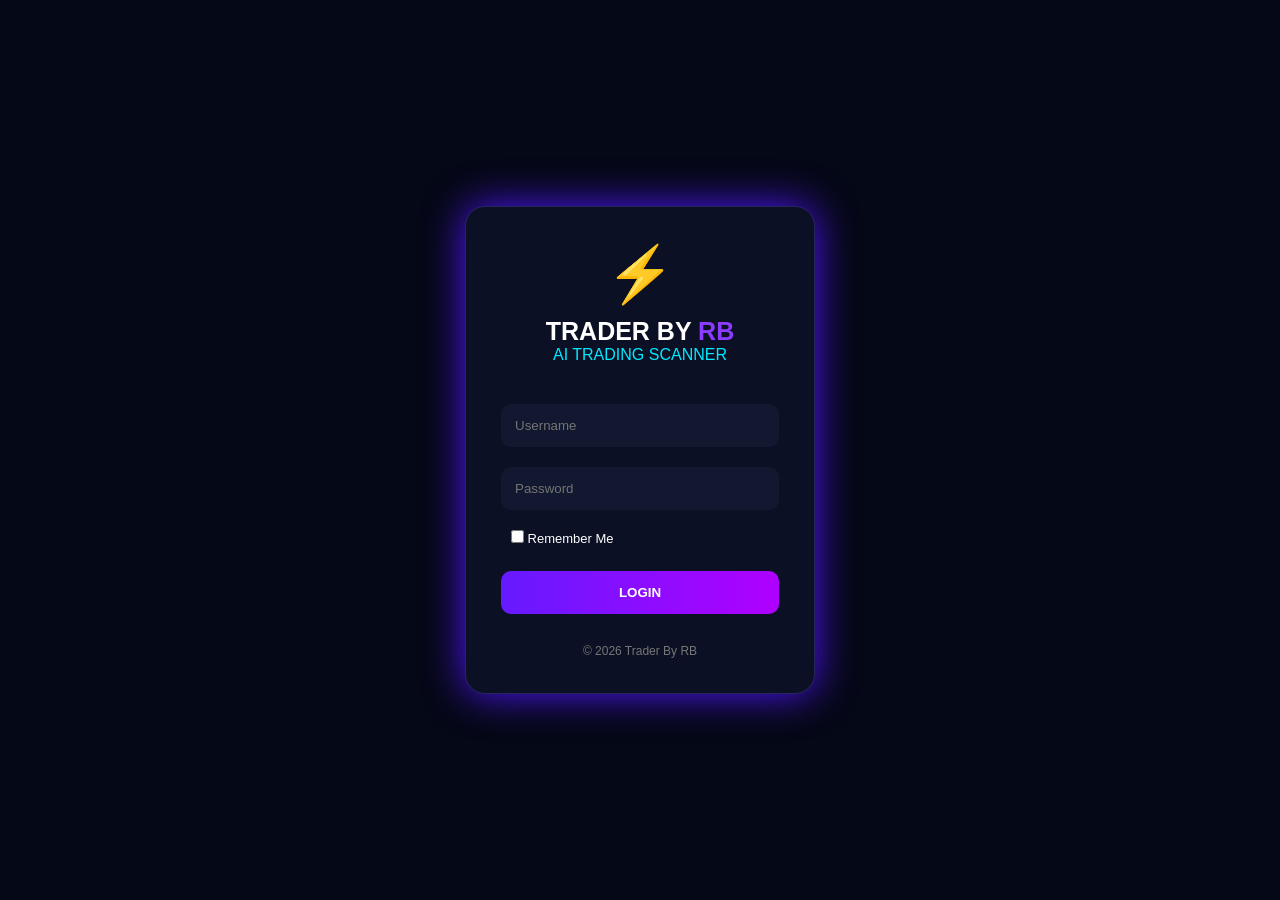
<file: index.html>
<!DOCTYPE html>
<html>
<head>
<title>TRADER BY RB AI Scanner</title>
<link rel="stylesheet" href="style.css">
</head>

<body>

<div class="login-box">

    <div class="logo">
        ⚡
    </div>

    <h1>TRADER BY <span>RB</span></h1>
    <p>AI TRADING SCANNER</p>

    <input id="username" type="text" placeholder="Username">

    <input id="password" type="password" placeholder="Password">

    <label>
    <input type="checkbox" id="remember">
    Remember Me
    </label>

    <button onclick="login()">
        LOGIN
    </button>

    <div id="message"></div>


    <footer>
    © 2026 Trader By RB
    </footer>

</div>


<script src="login.js"></script>

</body>
</html>
</file>
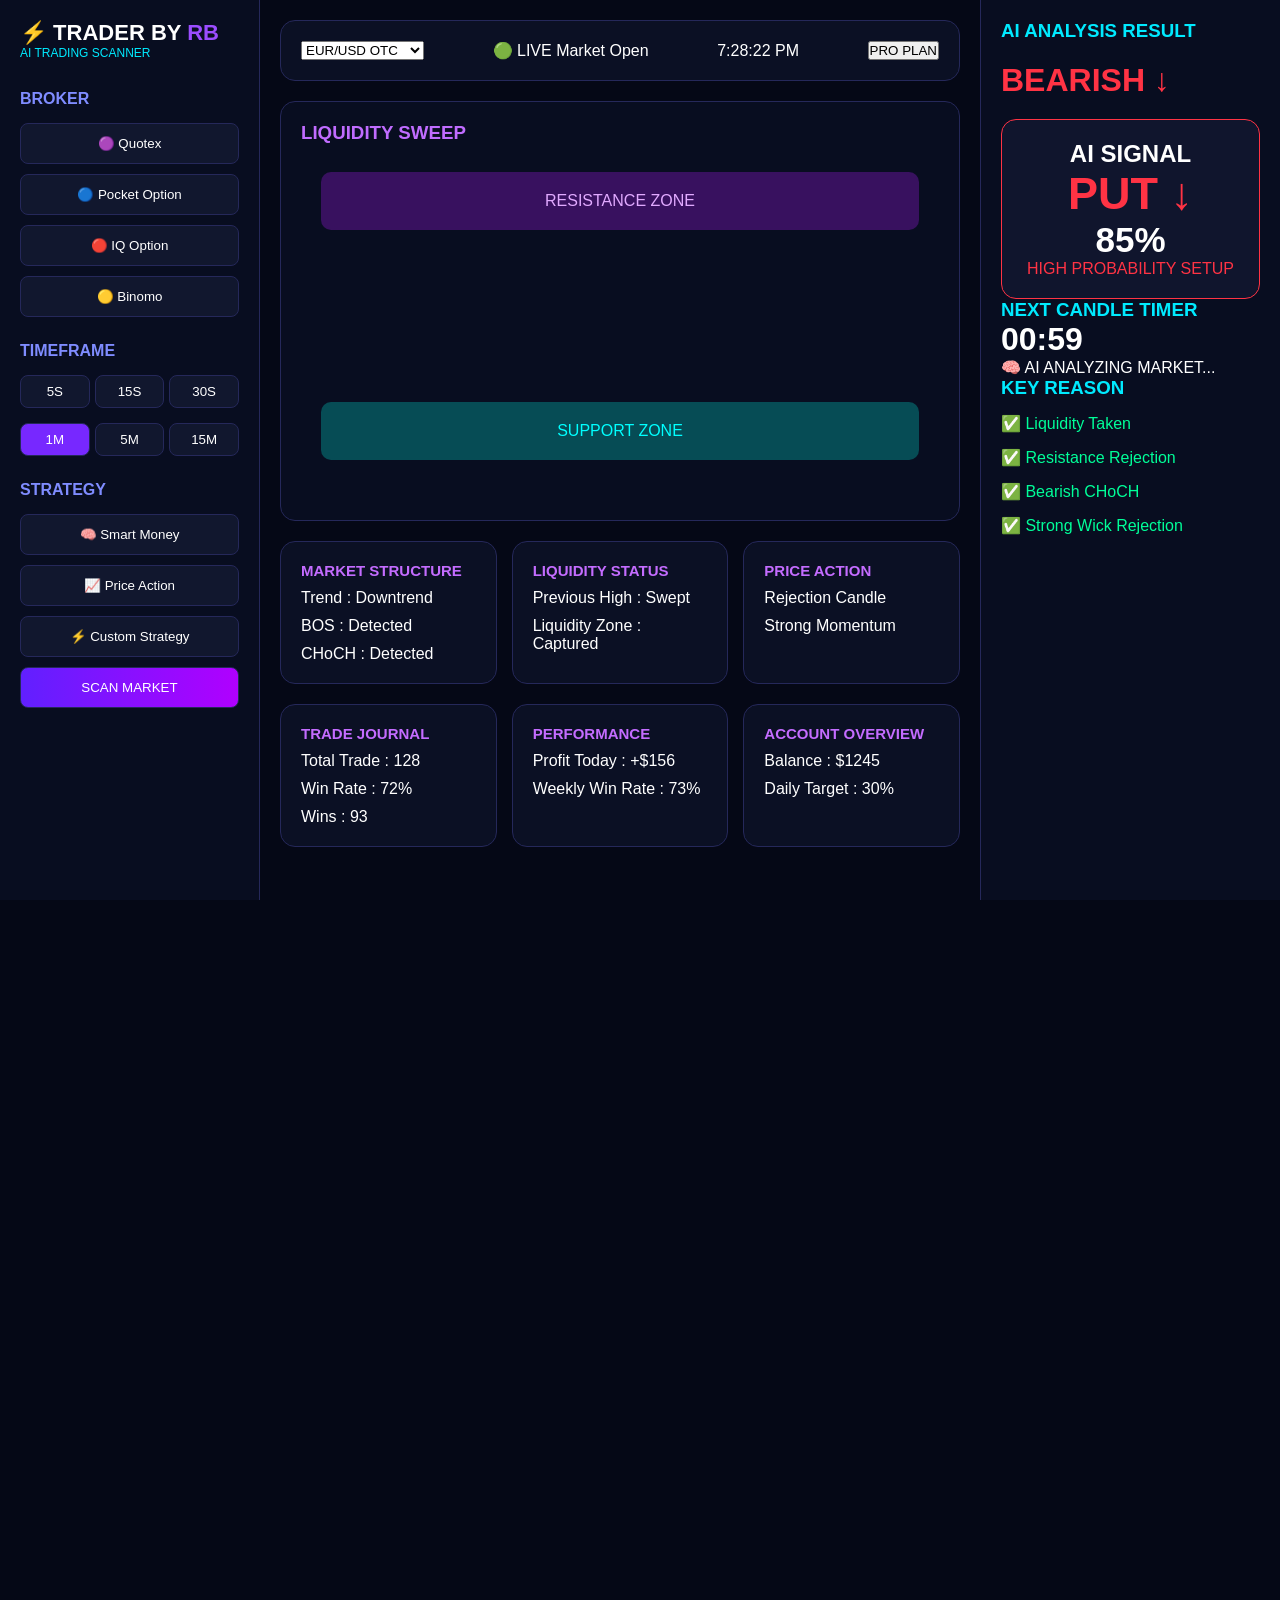
<file: dashboard.html>
<!DOCTYPE html>
<html>

<head>

<title>TRADER BY RB AI Scanner</title>

<link rel="stylesheet" href="dashboard.css">

</head>


<body>


<div class="app">


<!-- LEFT SIDEBAR -->

<div class="sidebar">

<h2>⚡ TRADER BY <span>RB</span></h2>

<p>AI TRADING SCANNER</p>


<h4>BROKER</h4>

<button>🟣 Quotex</button>
<button>🔵 Pocket Option</button>
<button>🔴 IQ Option</button>
<button>🟡 Binomo</button>


<h4>TIMEFRAME</h4>

<div class="time">

<button>5S</button>
<button>15S</button>
<button>30S</button>
<button class="active">1M</button>
<button>5M</button>
<button>15M</button>

</div>


<h4>STRATEGY</h4>

<button>🧠 Smart Money</button>
<button>📈 Price Action</button>
<button>⚡ Custom Strategy</button>


<button class="scan">
SCAN MARKET
</button>


</div>




<!-- MAIN AREA -->

<div class="main">


<div class="top">

<div class="market-box">

<select id="marketSelect">

<option>EUR/USD OTC</option>

<option>GBP/USD OTC</option>

<option>USD/JPY OTC</option>

<option>AUD/USD OTC</option>

<option>XAU/USD GOLD</option>

<option>BTC/USD</option>

</select>

</div>


<div>

🟢 LIVE Market Open

</div>


<div id="clock">

00:00:00

</div>


<button>

PRO PLAN

</button>


</div>





<div class="chart">


<h3>
LIQUIDITY SWEEP
</h3>

<div id="candleChart">


</div>
  

<div class="candle-chart">

<div class="candle green">
<div class="wick"></div>
<div class="body"></div>
</div>


<div class="candle green">
<div class="wick"></div>
<div class="body"></div>
</div>


<div class="candle red">
<div class="wick"></div>
<div class="body"></div>
</div>


<div class="candle red">
<div class="wick"></div>
<div class="body"></div>
</div>


<div class="candle green">
<div class="wick"></div>
<div class="body"></div>
</div>


<div class="candle red">
<div class="wick"></div>
<div class="body"></div>
</div>


<div class="candle green">
<div class="wick"></div>
<div class="body"></div>
</div>


</div>



<div class="zone">

RESISTANCE ZONE

</div>



<div class="support">

SUPPORT ZONE

</div>


</div>





<div class="cards">


<div>

<h3>MARKET STRUCTURE</h3>

<p>Trend : Downtrend</p>

<p>BOS : Detected</p>

<p>CHoCH : Detected</p>


</div>



<div>

<h3>LIQUIDITY STATUS</h3>

<p>Previous High : Swept</p>

<p>Liquidity Zone : Captured</p>


</div>




<div>

<h3>PRICE ACTION</h3>

<p>Rejection Candle</p>

<p>Strong Momentum</p>


</div>


</div>






<!-- BOTTOM BOX -->

<div class="cards">


<div>

<h3>
TRADE JOURNAL
</h3>

<p>Total Trade : 128</p>

<p>Win Rate : 72%</p>

<p>Wins : 93</p>


</div>



<div>

<h3>
PERFORMANCE
</h3>


<p>
Profit Today : +$156
</p>


<p>
Weekly Win Rate : 73%
</p>


</div>




<div>

<h3>
ACCOUNT OVERVIEW
</h3>


<p>
Balance : $1245
</p>


<p>
Daily Target : 30%
</p>


</div>



</div>




</div>





<!-- RIGHT AI -->

<div class="ai">


<h3>
AI ANALYSIS RESULT
</h3>


<h1 class="bear">

BEARISH ↓

</h1>



<div class="signal">


<h2>
AI SIGNAL
</h2>


<h1>
PUT ↓
</h1>


<h3>
85%
</h3>


<p>
HIGH PROBABILITY SETUP
</p>


</div>

<div class="timer-box">

<h3>
NEXT CANDLE TIMER
</h3>

<h1 id="candleTimer">
01:00
</h1>


<p id="signalStatus">
ANALYZING MARKET...
</p>

</div>

<h3>
KEY REASON
</h3>


<ul>

<li>✅ Liquidity Taken</li>

<li>✅ Resistance Rejection</li>

<li>✅ Bearish CHoCH</li>

<li>✅ Strong Wick Rejection</li>


</ul>


</div>



</div>


<script src="dashboard.js"></script>


</body>

</html>
</file>
<file: style.css>
*{
margin:0;
padding:0;
box-sizing:border-box;
font-family:Arial;
}


body{

height:100vh;
background:#050816;
display:flex;
justify-content:center;
align-items:center;
color:white;

}


.login-box{

width:350px;
padding:35px;
background:#0b1024;
border:1px solid #26265c;
border-radius:20px;
box-shadow:0 0 40px #5114ff;

text-align:center;

}


.logo{

font-size:55px;
color:#8b3cff;

}


h1{

font-size:25px;
margin-top:10px;

}


h1 span{

color:#8b3cff;

}


p{

color:#00eaff;
margin-bottom:30px;

}


input[type=text],
input[type=password]{

width:100%;
padding:14px;
margin:10px 0;

background:#11182f;
border:none;
outline:none;

color:white;

border-radius:10px;

}


label{

font-size:13px;
display:block;
text-align:left;
margin:10px;

}


button{

width:100%;
padding:14px;

background:linear-gradient(90deg,#661aff,#b000ff);

border:none;

border-radius:10px;

color:white;

font-weight:bold;

cursor:pointer;

margin-top:15px;

}


button:hover{

box-shadow:0 0 20px #8b3cff;

}


#message{

margin-top:15px;
color:red;

}


footer{

margin-top:30px;
font-size:12px;
color:#777;

}
</file>
<file: dashboard.css>
*{
    margin:0;
    padding:0;
    box-sizing:border-box;
    font-family:Arial, sans-serif;
}

body{
    background:#050816;
    color:white;
}


.app{
    display:flex;
    min-height:100vh;
}


/* Sidebar */

.sidebar{

    width:260px;
    background:#080d20;
    border-right:1px solid #25285a;
    padding:20px;

}


.sidebar h2{
    color:white;
    font-size:22px;
}

.sidebar h2 span{
    color:#9b4dff;
}


.sidebar p{
    color:#00eaff;
    font-size:12px;
    margin-bottom:30px;
}


.sidebar h4{

    color:#7f8cff;
    margin:20px 0 10px;

}


.sidebar button{

    width:100%;
    padding:12px;
    margin:5px 0;

    background:#11172e;
    color:white;

    border:1px solid #25285a;
    border-radius:8px;

}


.sidebar button:hover{

    background:#6824ff;

}


.time{

display:grid;
grid-template-columns:repeat(3,1fr);
gap:5px;

}


.time button{

padding:8px;

}


.active{

background:#7728ff!important;

}


.scan{

margin-top:25px;

background:linear-gradient(90deg,#6120ff,#b000ff)!important;

}



/* Main */

.main{

flex:1;
padding:20px;

}


.top{

display:flex;
justify-content:space-between;
align-items:center;

background:#0b1024;

padding:20px;
border-radius:15px;

border:1px solid #25285a;

}


.live{

color:#00ff99;

}



/* Chart */

.chart{

height:420px;

margin-top:20px;

background:#080d20;

border:1px solid #25285a;

border-radius:15px;

padding:20px;

position:relative;

}


.chart h3{

color:#c06cff;

}


.candles{

margin-top:150px;
display:flex;
gap:15px;

font-size:40px;

}


.zone{

position:absolute;

top:70px;
left:40px;
right:40px;

padding:20px;

text-align:center;

background:#38115f;

color:#e1aaff;

border-radius:10px;

}


.support{

position:absolute;

bottom:60px;
left:40px;
right:40px;

padding:20px;

text-align:center;

background:#064c55;

color:#00ffff;

border-radius:10px;

}



/* Cards */

.cards{

display:grid;

grid-template-columns:repeat(3,1fr);

gap:15px;

margin-top:20px;

}


.cards div{

background:#0b1024;

padding:20px;

border-radius:15px;

border:1px solid #25285a;

}


.cards h3{

color:#c46cff;
font-size:15px;

}


.cards p{

margin-top:10px;

}



/* AI PANEL */

.ai{

width:300px;

background:#080d20;

padding:20px;

border-left:1px solid #25285a;

}


.ai h3{

color:#00eaff;

}


.bear{

color:#ff3344;

margin:20px 0;

}


.signal{

background:#10152d;

border:1px solid #ff3344;

border-radius:15px;

padding:20px;

text-align:center;

}


.signal h1{

font-size:45px;
color:#ff3344;

}


.signal h3{

font-size:35px;
color:white;

}


.signal p{

color:#ff3344;

}


.ai li{

list-style:none;

margin:15px 0;

color:#00ff99;

/* MOBILE RESPONSIVE */

@media(max-width:900px){


.app{

flex-direction:column;

}


/* Sidebar */

.sidebar{

width:100%;

border-right:none;

border-bottom:1px solid #25285a;

}



/* Main */

.main{

padding:10px;

}



.top{

flex-direction:column;

gap:15px;

}



.top input{

width:100%;

padding:12px;

background:#11172e;

border:1px solid #25285a;

border-radius:10px;

color:white;

}




/* Chart */

.chart{

height:350px;

}



.candles{

font-size:25px;

margin-top:120px;

}



/* Cards */

.cards{

grid-template-columns:1fr;

}




/* AI Panel */

.ai{

width:100%;

border-left:none;

border-top:1px solid #25285a;

}




}



/* Chart Glow Upgrade */


.chart{

box-shadow:
0 0 20px rgba(130,40,255,0.3);

overflow:hidden;

}



.zone{

box-shadow:
0 0 20px #9b4dff;

}



.support{

box-shadow:
0 0 20px #00ffff;

}



/* Signal Animation */


.signal{

animation:pulse 2s infinite;

}



@keyframes pulse{


0%{

box-shadow:0 0 5px red;

}


50%{

box-shadow:0 0 25px red;

}


100%{

box-shadow:0 0 5px red;

}


}



/* Scroll Fix */


body{

overflow-x:hidden;

/* CANDLE CHART */


.candle-chart{

height:250px;

display:flex;

align-items:center;

justify-content:center;

gap:15px;

margin-top:80px;

}



.candle{

position:relative;

width:18px;

height:120px;

}



.candle .wick{

position:absolute;

width:3px;

height:100%;

background:white;

left:50%;

transform:translateX(-50%);

}



.candle .body{

position:absolute;

width:18px;

height:60px;

top:30px;

border-radius:3px;

}



.green .body{

background:#00ff88;

}



.red .body{

background:#ff3344;

}



.green{

height:150px;

}



.red{

height:110px;

/* REAL CANDLE FIX */

.candle-chart{

height:260px;
display:flex;
align-items:center;
justify-content:center;
gap:12px;
margin-top:80px;

}


.candle{

position:relative;
width:16px;

}


.candle .wick{

width:3px;
background:#fff;
position:absolute;
left:50%;
transform:translateX(-50%);

}


.candle .body{

width:16px;
border-radius:3px;

position:absolute;
left:0;

}


.green .body{

background:#00ff88;

}


.red .body{

background:#ff3344;

}


.candle:nth-child(1){

height:160px;

}

.candle:nth-child(2){

height:120px;

}

.candle:nth-child(3){

height:190px;

}

.candle:nth-child(4){

height:100px;

}

.candle:nth-child(5){

height:150px;

}

.candle:nth-child(6){

height:130px;

}

.candle:nth-child(7){

height:180px;

.candle-chart{
    display:flex !important;
    height:220px;
    align-items:center;
    justify-content:center;
    gap:15px;
    margin-top:100px;
}


.candle{
    display:block !important;
    width:18px;
    height:150px;
    position:relative;
}


.candle .wick{
    display:block !important;
    width:3px;
    height:150px;
    background:white;
    position:absolute;
    left:8px;
}


.candle .body{
    display:block !important;
    width:18px;
    height:70px;
    position:absolute;
    top:40px;
}


.candle.green .body{
    background:#00ff88 !important;
}
   


.candle.red .body{
    background:#ff3344 !important;
}

/* MARKET SELECT */

.market-box select{

background:#11172e;

color:white;

border:1px solid #6f35ff;

padding:12px;

border-radius:10px;

font-size:15px;

outline:none;

}


.market-box option{

background:#080d20;

color:white;

}
    
/* CANDLE CHART AREA */


#candleChart{

height:260px;

margin-top:40px;

display:flex;

align-items:center;

justify-content:center;

gap:8px;

border-bottom:1px solid #30365f;

overflow:hidden;

}



.candleBar{

width:12px;

position:relative;

background:#00ff88;

border-radius:2px;

}



.candleBar.red{

background:#ff3344;

}



.candleBar::before{

content:"";

position:absolute;

width:2px;

background:white;

left:5px;

top:-30px;

bottom:-30px;

}
/* TIMER BOX */


.timer-box{

margin-top:20px;

background:#10152d;

border:1px solid #6f35ff;

padding:20px;

border-radius:15px;

text-align:center;

}



.timer-box h1{

font-size:45px;

color:#00eaff;

}


#signalStatus{

color:#ffd700;

margin-top:10px;

}
</file>
